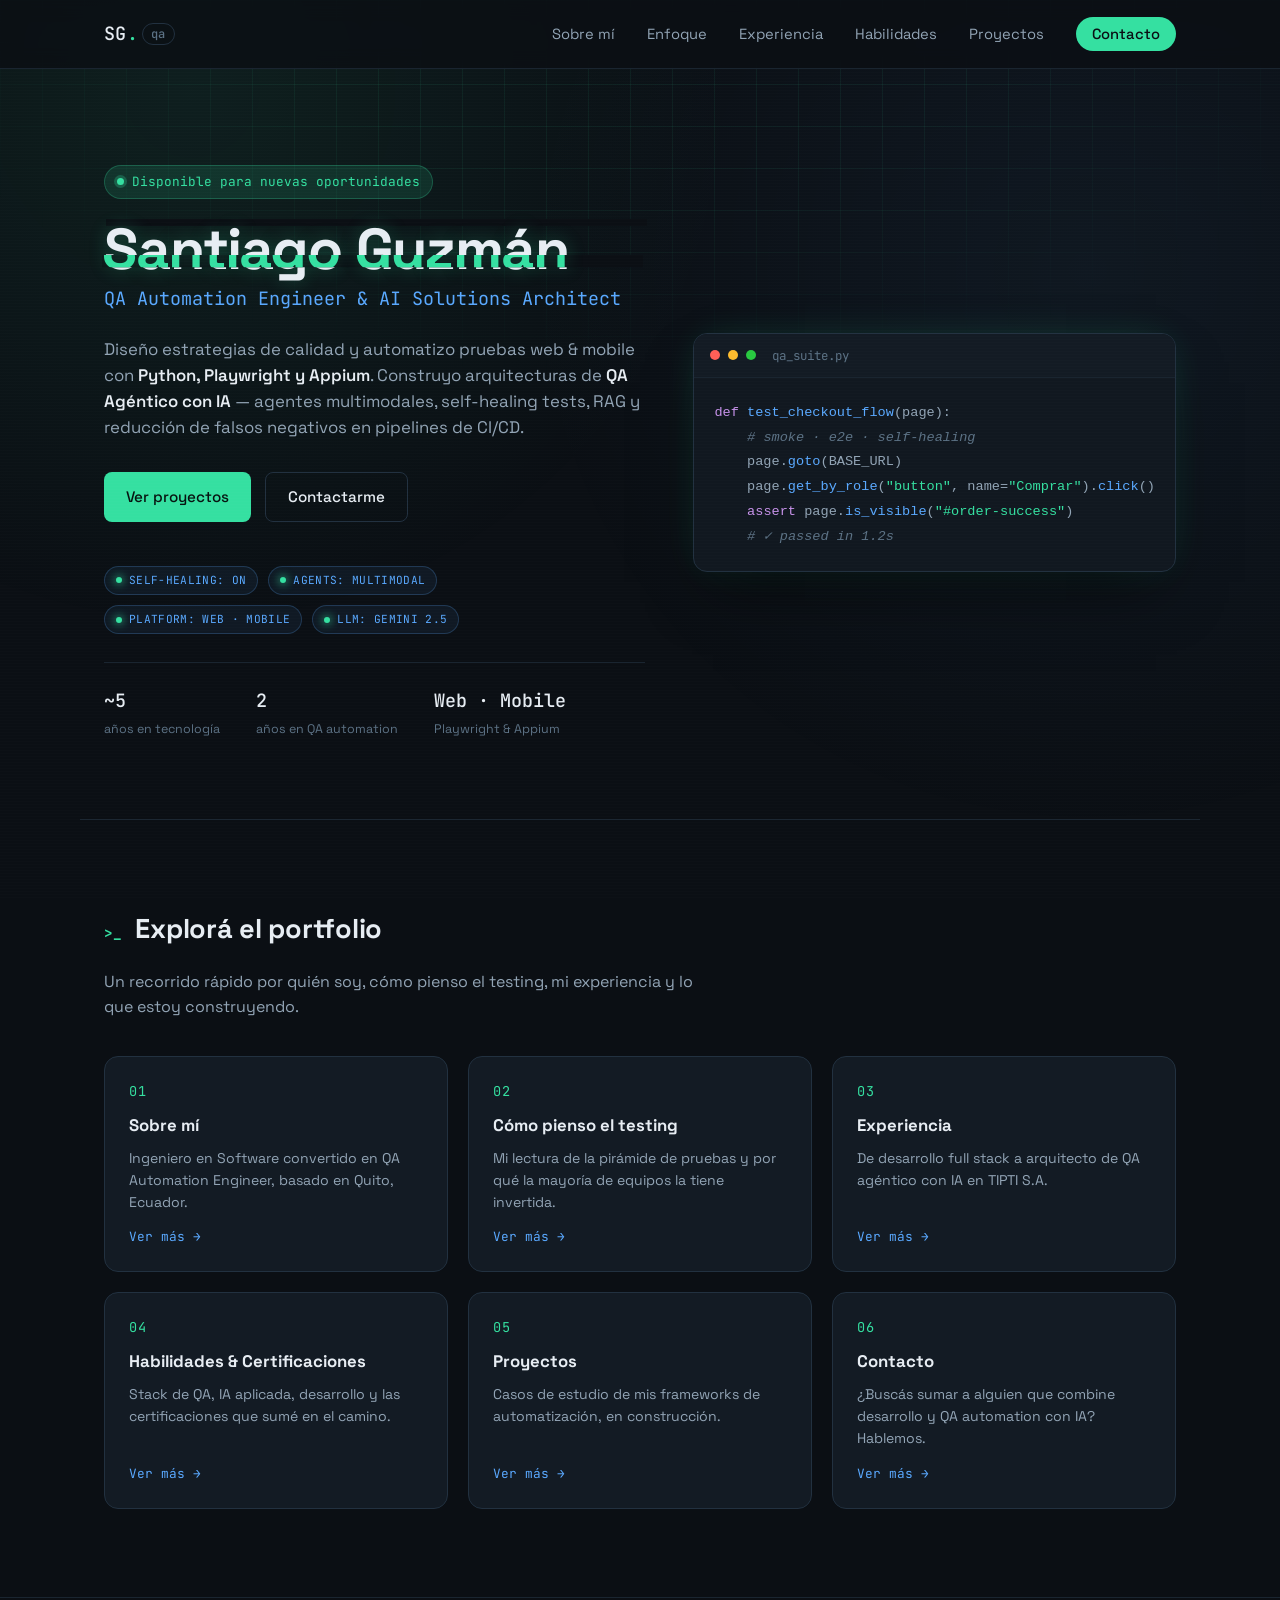
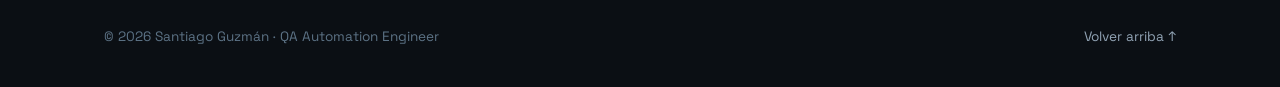
<file: index.html>
<!DOCTYPE html>
<html lang="es">
<head>
<meta charset="UTF-8">
<meta name="viewport" content="width=device-width, initial-scale=1.0">
<title>Santiago Guzmán · QA Automation Engineer & AI Solutions Architect</title>
<meta name="description" content="Portfolio de Santiago Guzmán, QA Automation Engineer & AI Solutions Architect. Proyectos de testing agéntico, self-healing y automatización web/mobile con Python, Playwright, Appium y Gemini.">
<link rel="preconnect" href="https://fonts.googleapis.com">
<link href="https://fonts.googleapis.com/css2?family=Space+Grotesk:wght@400;500;600;700&family=JetBrains+Mono:wght@400;500&display=swap" rel="stylesheet">
<link rel="stylesheet" href="styles.css">
</head>
<body>

<div class="noise-overlay"></div>
<div class="grid-bg" aria-hidden="true"></div>
<div class="scanline" aria-hidden="true"></div>
<header class="site-header" id="top">
  <nav class="nav container">
    <a href="index.html" class="logo">SG<span class="logo-dot">.</span><span class="logo-tag">qa</span></a>
    <button class="nav-toggle" id="navToggle" aria-label="Abrir menú" aria-expanded="false">
      <span></span><span></span><span></span>
    </button>
    <ul class="nav-links" id="navLinks">
      <li><a href="sobre-mi.html">Sobre mí</a></li>
      <li><a href="enfoque.html">Enfoque</a></li>
      <li><a href="experiencia.html">Experiencia</a></li>
      <li><a href="habilidades.html">Habilidades</a></li>
      <li><a href="proyectos.html">Proyectos</a></li>
      <li><a href="contacto.html" class="nav-cta">Contacto</a></li>
    </ul>
  </nav>
</header>
<main>

  <!-- HERO -->
  <section class="hero container">
    <div class="hero-content">
      <p class="eyebrow"><span class="status-dot"></span> Disponible para nuevas oportunidades</p>
      <h1 class="glitch" data-text="Santiago Guzmán">Santiago Guzmán</h1>
      <p class="hero-role">QA Automation Engineer &amp; AI Solutions Architect</p>
      <p class="hero-desc">
        Diseño estrategias de calidad y automatizo pruebas web &amp; mobile con
        <strong>Python, Playwright y Appium</strong>. Construyo arquitecturas de
        <strong>QA Agéntico con IA</strong> — agentes multimodales, self-healing tests, RAG y
        reducción de falsos negativos en pipelines de CI/CD.
      </p>
      <div class="hero-actions">
        <a href="proyectos.html" class="btn btn-primary">Ver proyectos</a>
        <a href="contacto.html" class="btn btn-ghost">Contactarme</a>
      </div>
      <ul class="hud-badges" aria-hidden="true">
        <li><span class="hud-dot"></span>SELF-HEALING: ON</li>
        <li><span class="hud-dot"></span>AGENTS: MULTIMODAL</li>
        <li><span class="hud-dot"></span>PLATFORM: WEB · MOBILE</li>
        <li><span class="hud-dot"></span>LLM: GEMINI 2.5</li>
      </ul>
      <ul class="hero-stats">
        <li><span class="stat-num">~5</span><span class="stat-label">años en tecnología</span></li>
        <li><span class="stat-num">2</span><span class="stat-label">años en QA automation</span></li>
        <li><span class="stat-num">Web · Mobile</span><span class="stat-label">Playwright &amp; Appium</span></li>
      </ul>
    </div>
    <div class="hero-panel" aria-hidden="true">
      <div class="terminal">
        <div class="terminal-bar">
          <span class="dot dot-r"></span><span class="dot dot-y"></span><span class="dot dot-g"></span>
          <span class="terminal-title">qa_suite.py</span>
        </div>
        <pre class="terminal-body"><code><span class="tk-key">def</span> <span class="tk-fn">test_checkout_flow</span>(page):
    <span class="tk-cmt"># smoke · e2e · self-healing</span>
    page.<span class="tk-fn">goto</span>(BASE_URL)
    page.<span class="tk-fn">get_by_role</span>(<span class="tk-str">"button"</span>, name=<span class="tk-str">"Comprar"</span>).<span class="tk-fn">click</span>()
    <span class="tk-key">assert</span> page.<span class="tk-fn">is_visible</span>(<span class="tk-str">"#order-success"</span>)
    <span class="tk-cmt"># ✓ passed in 1.2s</span></code></pre>
      </div>
    </div>
  </section>

  <!-- QUICK LINKS -->
  <section class="section container">
    <h2 class="section-title"><span class="section-num">&gt;_</span> Explorá el portfolio</h2>
    <p class="section-intro">Un recorrido rápido por quién soy, cómo pienso el testing, mi experiencia y lo que estoy construyendo.</p>
    <div class="quicklinks-grid">
      <a href="sobre-mi.html" class="quicklink-card">
        <span class="quicklink-icon">01</span>
        <h3>Sobre mí</h3>
        <p>Ingeniero en Software convertido en QA Automation Engineer, basado en Quito, Ecuador.</p>
        <span class="quicklink-arrow">Ver más →</span>
      </a>
      <a href="enfoque.html" class="quicklink-card">
        <span class="quicklink-icon">02</span>
        <h3>Cómo pienso el testing</h3>
        <p>Mi lectura de la pirámide de pruebas y por qué la mayoría de equipos la tiene invertida.</p>
        <span class="quicklink-arrow">Ver más →</span>
      </a>
      <a href="experiencia.html" class="quicklink-card">
        <span class="quicklink-icon">03</span>
        <h3>Experiencia</h3>
        <p>De desarrollo full stack a arquitecto de QA agéntico con IA en TIPTI S.A.</p>
        <span class="quicklink-arrow">Ver más →</span>
      </a>
      <a href="habilidades.html" class="quicklink-card">
        <span class="quicklink-icon">04</span>
        <h3>Habilidades &amp; Certificaciones</h3>
        <p>Stack de QA, IA aplicada, desarrollo y las certificaciones que sumé en el camino.</p>
        <span class="quicklink-arrow">Ver más →</span>
      </a>
      <a href="proyectos.html" class="quicklink-card">
        <span class="quicklink-icon">05</span>
        <h3>Proyectos</h3>
        <p>Casos de estudio de mis frameworks de automatización, en construcción.</p>
        <span class="quicklink-arrow">Ver más →</span>
      </a>
      <a href="contacto.html" class="quicklink-card">
        <span class="quicklink-icon">06</span>
        <h3>Contacto</h3>
        <p>¿Buscás sumar a alguien que combine desarrollo y QA automation con IA? Hablemos.</p>
        <span class="quicklink-arrow">Ver más →</span>
      </a>
    </div>
  </section>

</main>
<footer class="site-footer">
  <div class="container footer-inner">
    <p>© <span id="year"></span> Santiago Guzmán · QA Automation Engineer</p>
    <a href="#top" class="back-to-top">Volver arriba ↑</a>
  </div>
</footer>

<script src="script.js"></script>
</body>
</html>
</file>
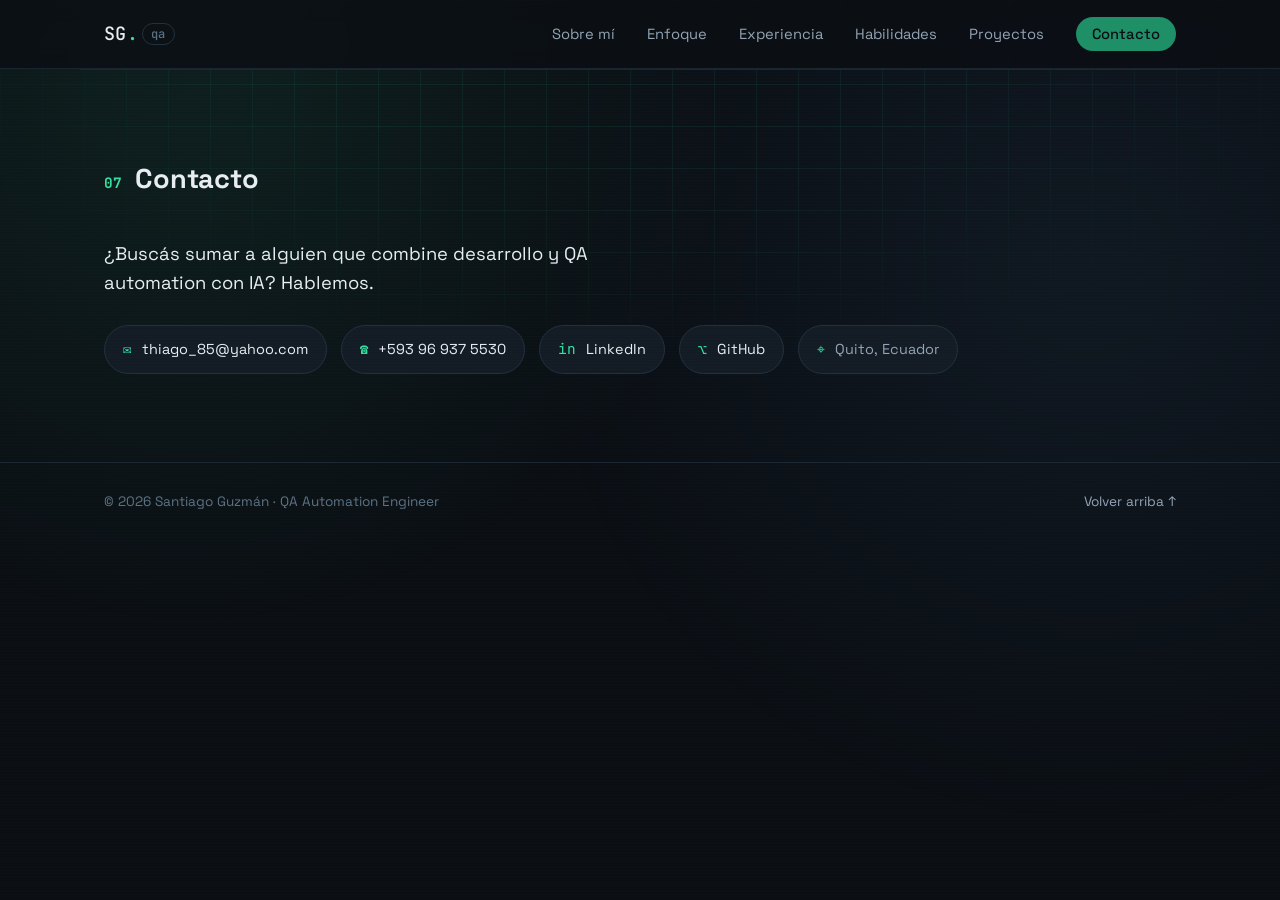
<file: contacto.html>
<!DOCTYPE html>
<html lang="es">
<head>
<meta charset="UTF-8">
<meta name="viewport" content="width=device-width, initial-scale=1.0">
<title>Contacto · Santiago Guzmán</title>
<meta name="description" content="Contactá a Santiago Guzmán, QA Automation Engineer & AI Solutions Architect, por email, LinkedIn o GitHub.">
<link rel="preconnect" href="https://fonts.googleapis.com">
<link href="https://fonts.googleapis.com/css2?family=Space+Grotesk:wght@400;500;600;700&family=JetBrains+Mono:wght@400;500&display=swap" rel="stylesheet">
<link rel="stylesheet" href="styles.css">
</head>
<body>

<div class="noise-overlay"></div>
<div class="grid-bg" aria-hidden="true"></div>
<div class="scanline" aria-hidden="true"></div>
<header class="site-header" id="top">
  <nav class="nav container">
    <a href="index.html" class="logo">SG<span class="logo-dot">.</span><span class="logo-tag">qa</span></a>
    <button class="nav-toggle" id="navToggle" aria-label="Abrir menú" aria-expanded="false">
      <span></span><span></span><span></span>
    </button>
    <ul class="nav-links" id="navLinks">
      <li><a href="sobre-mi.html">Sobre mí</a></li>
      <li><a href="enfoque.html">Enfoque</a></li>
      <li><a href="experiencia.html">Experiencia</a></li>
      <li><a href="habilidades.html">Habilidades</a></li>
      <li><a href="proyectos.html">Proyectos</a></li>
      <li><a href="contacto.html" class="nav-cta active">Contacto</a></li>
    </ul>
  </nav>
</header>
<main>
  <section class="section container">
    <h2 class="section-title"><span class="section-num">07</span> Contacto</h2>
    <div class="contact-grid">
      <p class="contact-lead">¿Buscás sumar a alguien que combine desarrollo y QA automation con IA? Hablemos.</p>
      <ul class="contact-list">
        <li>
          <a href="mailto:thiago_85@yahoo.com">
            <span class="contact-icon">✉</span> thiago_85@yahoo.com
          </a>
        </li>
        <li>
          <a href="tel:+593969375530">
            <span class="contact-icon">☎</span> +593 96 937 5530
          </a>
        </li>
        <li>
          <a href="https://www.linkedin.com/in/santiago-guzmán-b1698a207" target="_blank" rel="noopener noreferrer">
            <span class="contact-icon">in</span> LinkedIn
          </a>
        </li>
        <li>
          <a href="https://github.com/thiaguinto01" target="_blank" rel="noopener noreferrer">
            <span class="contact-icon">⌥</span> GitHub
          </a>
        </li>
        <li class="contact-location">
          <span class="contact-icon">⌖</span> Quito, Ecuador
        </li>
      </ul>
    </div>
  </section>
</main>
<footer class="site-footer">
  <div class="container footer-inner">
    <p>© <span id="year"></span> Santiago Guzmán · QA Automation Engineer</p>
    <a href="#top" class="back-to-top">Volver arriba ↑</a>
  </div>
</footer>

<script src="script.js"></script>
</body>
</html>
</file>
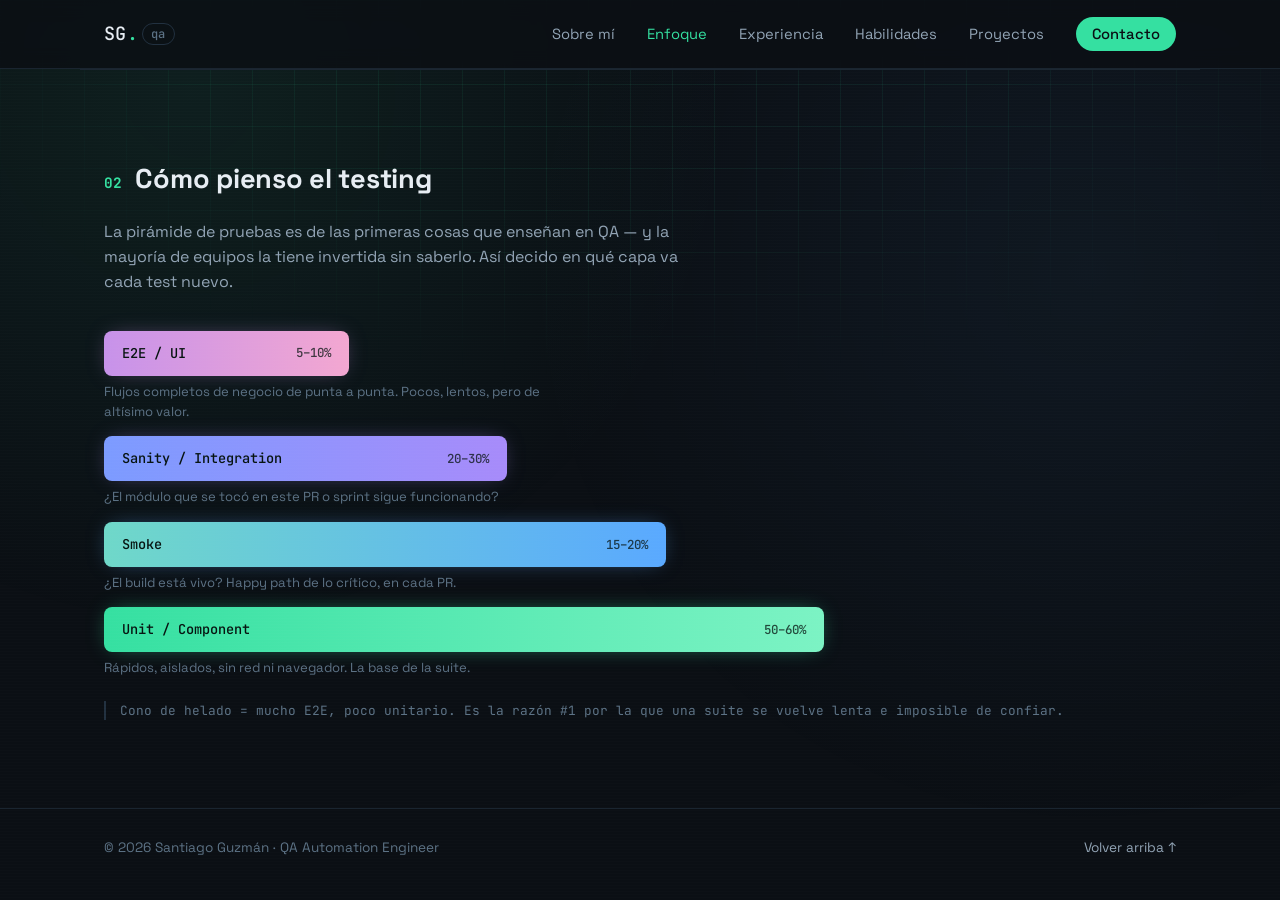
<file: enfoque.html>
<!DOCTYPE html>
<html lang="es">
<head>
<meta charset="UTF-8">
<meta name="viewport" content="width=device-width, initial-scale=1.0">
<title>Enfoque de testing · Santiago Guzmán</title>
<meta name="description" content="Cómo pienso la pirámide de pruebas: unit, smoke, sanity y E2E, y cómo decido en qué capa va cada test nuevo.">
<link rel="preconnect" href="https://fonts.googleapis.com">
<link href="https://fonts.googleapis.com/css2?family=Space+Grotesk:wght@400;500;600;700&family=JetBrains+Mono:wght@400;500&display=swap" rel="stylesheet">
<link rel="stylesheet" href="styles.css">
</head>
<body>

<div class="noise-overlay"></div>
<div class="grid-bg" aria-hidden="true"></div>
<div class="scanline" aria-hidden="true"></div>
<header class="site-header" id="top">
  <nav class="nav container">
    <a href="index.html" class="logo">SG<span class="logo-dot">.</span><span class="logo-tag">qa</span></a>
    <button class="nav-toggle" id="navToggle" aria-label="Abrir menú" aria-expanded="false">
      <span></span><span></span><span></span>
    </button>
    <ul class="nav-links" id="navLinks">
      <li><a href="sobre-mi.html">Sobre mí</a></li>
      <li><a href="enfoque.html" class="active">Enfoque</a></li>
      <li><a href="experiencia.html">Experiencia</a></li>
      <li><a href="habilidades.html">Habilidades</a></li>
      <li><a href="proyectos.html">Proyectos</a></li>
      <li><a href="contacto.html" class="nav-cta">Contacto</a></li>
    </ul>
  </nav>
</header>
<main>
  <section class="section container">
    <h2 class="section-title"><span class="section-num">02</span> Cómo pienso el testing</h2>
    <p class="section-intro">La pirámide de pruebas es de las primeras cosas que enseñan en QA — y la mayoría de equipos la tiene invertida sin saberlo. Así decido en qué capa va cada test nuevo.</p>
    <div class="pyramid">
      <div class="pyramid-layer" style="--w: 34%;">
        <div class="pyramid-bar pyramid-bar--e2e"><span>E2E / UI</span><em>5–10%</em></div>
        <p>Flujos completos de negocio de punta a punta. Pocos, lentos, pero de altísimo valor.</p>
      </div>
      <div class="pyramid-layer" style="--w: 56%;">
        <div class="pyramid-bar pyramid-bar--sanity"><span>Sanity / Integration</span><em>20–30%</em></div>
        <p>¿El módulo que se tocó en este PR o sprint sigue funcionando?</p>
      </div>
      <div class="pyramid-layer" style="--w: 78%;">
        <div class="pyramid-bar pyramid-bar--smoke"><span>Smoke</span><em>15–20%</em></div>
        <p>¿El build está vivo? Happy path de lo crítico, en cada PR.</p>
      </div>
      <div class="pyramid-layer" style="--w: 100%;">
        <div class="pyramid-bar pyramid-bar--unit"><span>Unit / Component</span><em>50–60%</em></div>
        <p>Rápidos, aislados, sin red ni navegador. La base de la suite.</p>
      </div>
    </div>
    <p class="pyramid-note">Cono de helado = mucho E2E, poco unitario. Es la razón #1 por la que una suite se vuelve lenta e imposible de confiar.</p>
  </section>
</main>
<footer class="site-footer">
  <div class="container footer-inner">
    <p>© <span id="year"></span> Santiago Guzmán · QA Automation Engineer</p>
    <a href="#top" class="back-to-top">Volver arriba ↑</a>
  </div>
</footer>

<script src="script.js"></script>
</body>
</html>
</file>
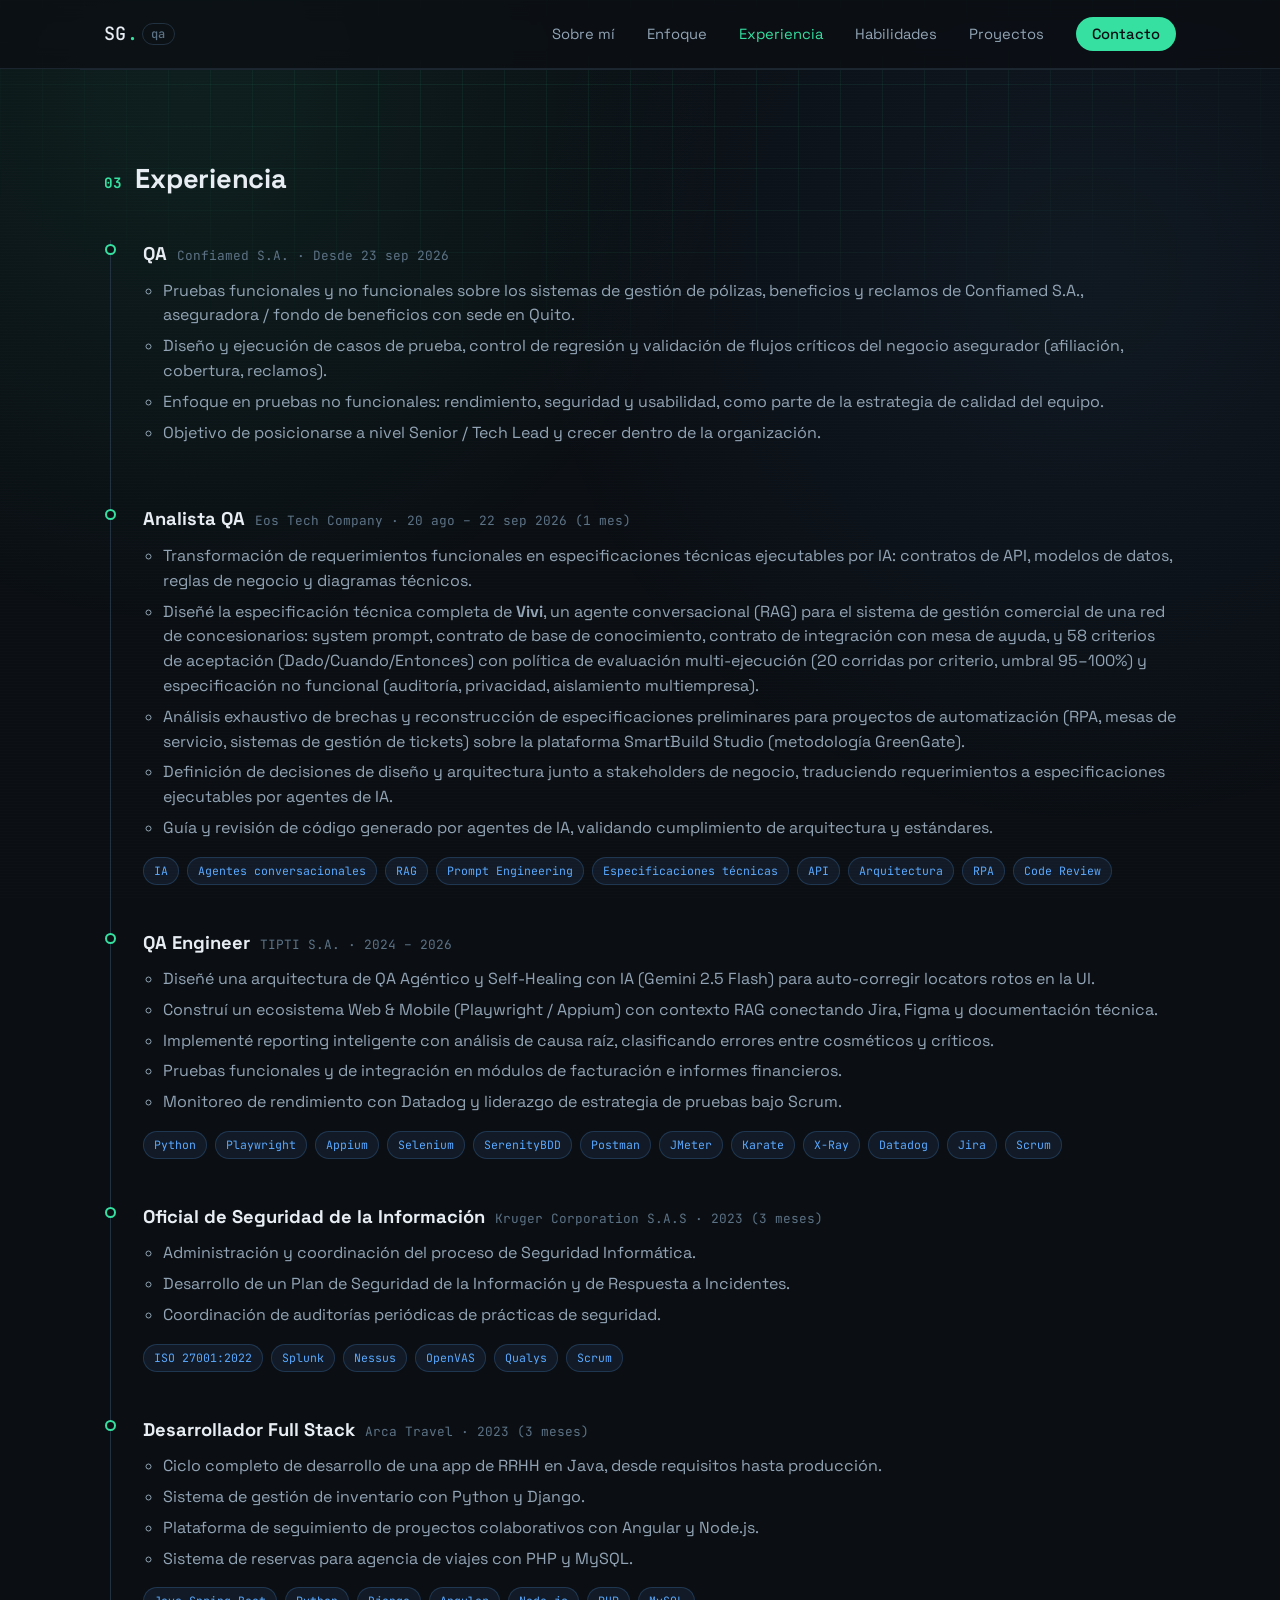
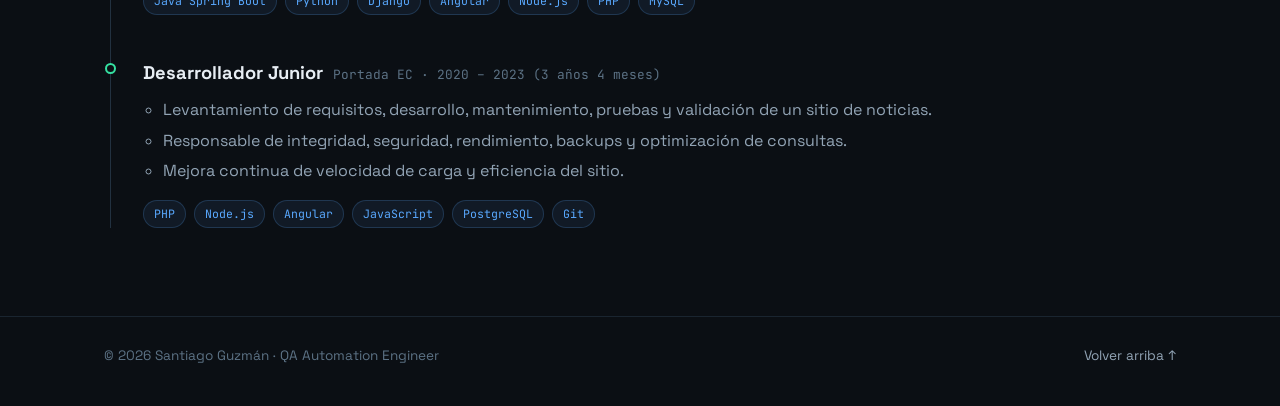
<file: experiencia.html>
<!DOCTYPE html>
<html lang="es">
<head>
<meta charset="UTF-8">
<meta name="viewport" content="width=device-width, initial-scale=1.0">
<title>Experiencia · Santiago Guzmán</title>
<meta name="description" content="Trayectoria profesional de Santiago Guzmán: QA Engineer en TIPTI S.A., seguridad de la información y desarrollo full stack.">
<link rel="preconnect" href="https://fonts.googleapis.com">
<link href="https://fonts.googleapis.com/css2?family=Space+Grotesk:wght@400;500;600;700&family=JetBrains+Mono:wght@400;500&display=swap" rel="stylesheet">
<link rel="stylesheet" href="styles.css">
</head>
<body>

<div class="noise-overlay"></div>
<div class="grid-bg" aria-hidden="true"></div>
<div class="scanline" aria-hidden="true"></div>
<header class="site-header" id="top">
  <nav class="nav container">
    <a href="index.html" class="logo">SG<span class="logo-dot">.</span><span class="logo-tag">qa</span></a>
    <button class="nav-toggle" id="navToggle" aria-label="Abrir menú" aria-expanded="false">
      <span></span><span></span><span></span>
    </button>
    <ul class="nav-links" id="navLinks">
      <li><a href="sobre-mi.html">Sobre mí</a></li>
      <li><a href="enfoque.html">Enfoque</a></li>
      <li><a href="experiencia.html" class="active">Experiencia</a></li>
      <li><a href="habilidades.html">Habilidades</a></li>
      <li><a href="proyectos.html">Proyectos</a></li>
      <li><a href="contacto.html" class="nav-cta">Contacto</a></li>
    </ul>
  </nav>
</header>
<main>
  <section class="section container">
    <h2 class="section-title"><span class="section-num">03</span> Experiencia</h2>
    <ol class="timeline">

      <li class="timeline-item">
        <div class="timeline-marker"></div>
        <div class="timeline-content">
          <div class="timeline-head">
            <h3>QA</h3>
            <span class="timeline-period">Confiamed S.A. · Desde 23 sep 2026</span>
          </div>
          <ul class="timeline-list">
            <li>Pruebas funcionales y no funcionales sobre los sistemas de gestión de pólizas, beneficios y reclamos de Confiamed S.A., aseguradora / fondo de beneficios con sede en Quito.</li>
            <li>Diseño y ejecución de casos de prueba, control de regresión y validación de flujos críticos del negocio asegurador (afiliación, cobertura, reclamos).</li>
            <li>Enfoque en pruebas no funcionales: rendimiento, seguridad y usabilidad, como parte de la estrategia de calidad del equipo.</li>
            <li>Objetivo de posicionarse a nivel Senior / Tech Lead y crecer dentro de la organización.</li>
          </ul>
        </div>
      </li>

      <li class="timeline-item">
        <div class="timeline-marker"></div>
        <div class="timeline-content">
          <div class="timeline-head">
            <h3>Analista QA</h3>
            <span class="timeline-period">Eos Tech Company · 20 ago – 22 sep 2026 (1 mes)</span>
          </div>
          <ul class="timeline-list">
            <li>Transformación de requerimientos funcionales en especificaciones técnicas ejecutables por IA: contratos de API, modelos de datos, reglas de negocio y diagramas técnicos.</li>
            <li>Diseñé la especificación técnica completa de <strong>Vivi</strong>, un agente conversacional (RAG) para el sistema de gestión comercial de una red de concesionarios: system prompt, contrato de base de conocimiento, contrato de integración con mesa de ayuda, y 58 criterios de aceptación (Dado/Cuando/Entonces) con política de evaluación multi-ejecución (20 corridas por criterio, umbral 95–100%) y especificación no funcional (auditoría, privacidad, aislamiento multiempresa).</li>
            <li>Análisis exhaustivo de brechas y reconstrucción de especificaciones preliminares para proyectos de automatización (RPA, mesas de servicio, sistemas de gestión de tickets) sobre la plataforma SmartBuild Studio (metodología GreenGate).</li>
            <li>Definición de decisiones de diseño y arquitectura junto a stakeholders de negocio, traduciendo requerimientos a especificaciones ejecutables por agentes de IA.</li>
            <li>Guía y revisión de código generado por agentes de IA, validando cumplimiento de arquitectura y estándares.</li>
          </ul>
          <ul class="timeline-tags">
            <li>IA</li><li>Agentes conversacionales</li><li>RAG</li><li>Prompt Engineering</li><li>Especificaciones técnicas</li><li>API</li><li>Arquitectura</li><li>RPA</li><li>Code Review</li>
          </ul>
        </div>
      </li>

      <li class="timeline-item">
        <div class="timeline-marker"></div>
        <div class="timeline-content">
          <div class="timeline-head">
            <h3>QA Engineer</h3>
            <span class="timeline-period">TIPTI S.A. · 2024 – 2026</span>
          </div>
          <ul class="timeline-list">
            <li>Diseñé una arquitectura de QA Agéntico y Self-Healing con IA (Gemini 2.5 Flash) para auto-corregir locators rotos en la UI.</li>
            <li>Construí un ecosistema Web &amp; Mobile (Playwright / Appium) con contexto RAG conectando Jira, Figma y documentación técnica.</li>
            <li>Implementé reporting inteligente con análisis de causa raíz, clasificando errores entre cosméticos y críticos.</li>
            <li>Pruebas funcionales y de integración en módulos de facturación e informes financieros.</li>
            <li>Monitoreo de rendimiento con Datadog y liderazgo de estrategia de pruebas bajo Scrum.</li>
          </ul>
          <ul class="timeline-tags">
            <li>Python</li><li>Playwright</li><li>Appium</li><li>Selenium</li><li>SerenityBDD</li><li>Postman</li><li>JMeter</li><li>Karate</li><li>X-Ray</li><li>Datadog</li><li>Jira</li><li>Scrum</li>
          </ul>
        </div>
      </li>

      <li class="timeline-item">
        <div class="timeline-marker"></div>
        <div class="timeline-content">
          <div class="timeline-head">
            <h3>Oficial de Seguridad de la Información</h3>
            <span class="timeline-period">Kruger Corporation S.A.S · 2023 (3 meses)</span>
          </div>
          <ul class="timeline-list">
            <li>Administración y coordinación del proceso de Seguridad Informática.</li>
            <li>Desarrollo de un Plan de Seguridad de la Información y de Respuesta a Incidentes.</li>
            <li>Coordinación de auditorías periódicas de prácticas de seguridad.</li>
          </ul>
          <ul class="timeline-tags">
            <li>ISO 27001:2022</li><li>Splunk</li><li>Nessus</li><li>OpenVAS</li><li>Qualys</li><li>Scrum</li>
          </ul>
        </div>
      </li>

      <li class="timeline-item">
        <div class="timeline-marker"></div>
        <div class="timeline-content">
          <div class="timeline-head">
            <h3>Desarrollador Full Stack</h3>
            <span class="timeline-period">Arca Travel · 2023 (3 meses)</span>
          </div>
          <ul class="timeline-list">
            <li>Ciclo completo de desarrollo de una app de RRHH en Java, desde requisitos hasta producción.</li>
            <li>Sistema de gestión de inventario con Python y Django.</li>
            <li>Plataforma de seguimiento de proyectos colaborativos con Angular y Node.js.</li>
            <li>Sistema de reservas para agencia de viajes con PHP y MySQL.</li>
          </ul>
          <ul class="timeline-tags">
            <li>Java Spring Boot</li><li>Python</li><li>Django</li><li>Angular</li><li>Node.js</li><li>PHP</li><li>MySQL</li>
          </ul>
        </div>
      </li>

      <li class="timeline-item">
        <div class="timeline-marker"></div>
        <div class="timeline-content">
          <div class="timeline-head">
            <h3>Desarrollador Junior</h3>
            <span class="timeline-period">Portada EC · 2020 – 2023 (3 años 4 meses)</span>
          </div>
          <ul class="timeline-list">
            <li>Levantamiento de requisitos, desarrollo, mantenimiento, pruebas y validación de un sitio de noticias.</li>
            <li>Responsable de integridad, seguridad, rendimiento, backups y optimización de consultas.</li>
            <li>Mejora continua de velocidad de carga y eficiencia del sitio.</li>
          </ul>
          <ul class="timeline-tags">
            <li>PHP</li><li>Node.js</li><li>Angular</li><li>JavaScript</li><li>PostgreSQL</li><li>Git</li>
          </ul>
        </div>
      </li>

    </ol>
  </section>
</main>
<footer class="site-footer">
  <div class="container footer-inner">
    <p>© <span id="year"></span> Santiago Guzmán · QA Automation Engineer</p>
    <a href="#top" class="back-to-top">Volver arriba ↑</a>
  </div>
</footer>

<script src="script.js"></script>
</body>
</html>
</file>
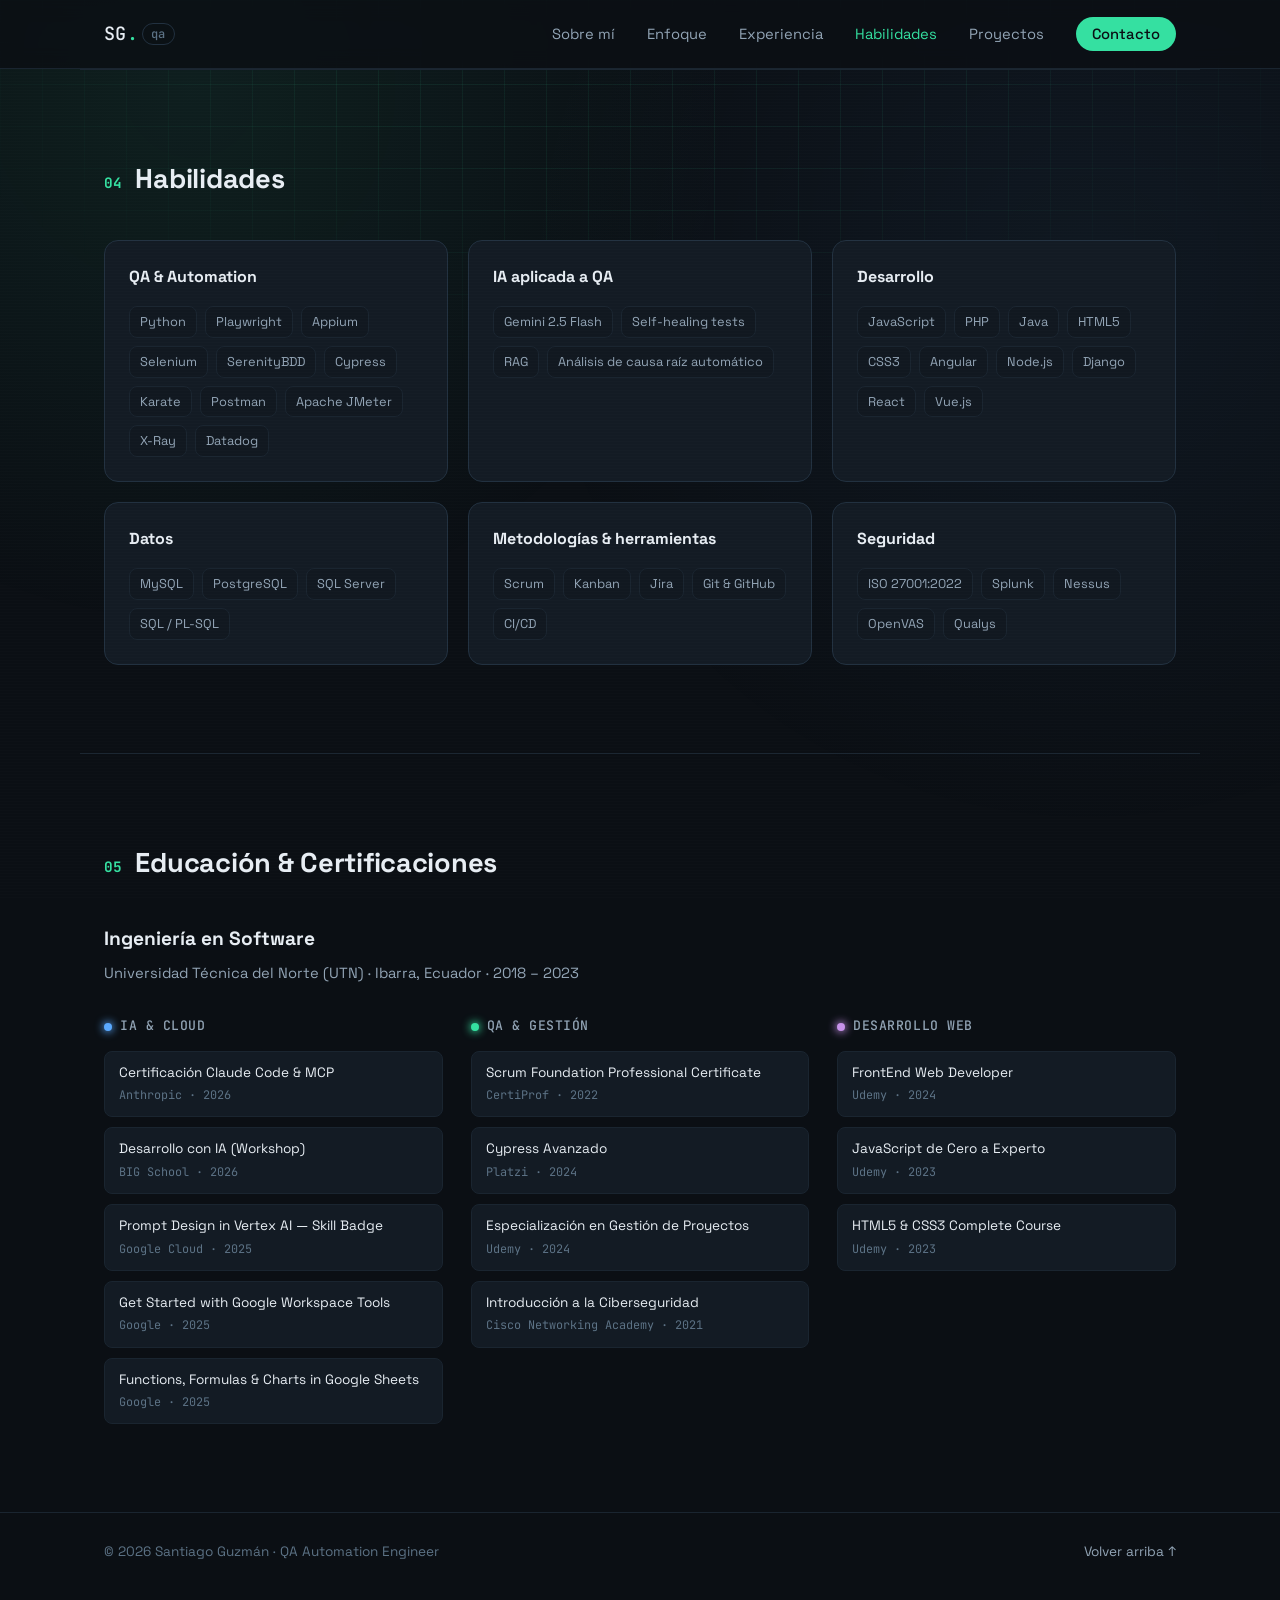
<file: habilidades.html>
<!DOCTYPE html>
<html lang="es">
<head>
<meta charset="UTF-8">
<meta name="viewport" content="width=device-width, initial-scale=1.0">
<title>Habilidades & Certificaciones · Santiago Guzmán</title>
<meta name="description" content="Stack técnico de QA Automation, IA aplicada a testing, desarrollo, datos y certificaciones de Santiago Guzmán.">
<link rel="preconnect" href="https://fonts.googleapis.com">
<link href="https://fonts.googleapis.com/css2?family=Space+Grotesk:wght@400;500;600;700&family=JetBrains+Mono:wght@400;500&display=swap" rel="stylesheet">
<link rel="stylesheet" href="styles.css">
</head>
<body>

<div class="noise-overlay"></div>
<div class="grid-bg" aria-hidden="true"></div>
<div class="scanline" aria-hidden="true"></div>
<header class="site-header" id="top">
  <nav class="nav container">
    <a href="index.html" class="logo">SG<span class="logo-dot">.</span><span class="logo-tag">qa</span></a>
    <button class="nav-toggle" id="navToggle" aria-label="Abrir menú" aria-expanded="false">
      <span></span><span></span><span></span>
    </button>
    <ul class="nav-links" id="navLinks">
      <li><a href="sobre-mi.html">Sobre mí</a></li>
      <li><a href="enfoque.html">Enfoque</a></li>
      <li><a href="experiencia.html">Experiencia</a></li>
      <li><a href="habilidades.html" class="active">Habilidades</a></li>
      <li><a href="proyectos.html">Proyectos</a></li>
      <li><a href="contacto.html" class="nav-cta">Contacto</a></li>
    </ul>
  </nav>
</header>
<main>
  <section class="section container">
    <h2 class="section-title"><span class="section-num">04</span> Habilidades</h2>
    <div class="skills-grid">

      <div class="skill-card">
        <h3>QA &amp; Automation</h3>
        <ul class="chip-list">
          <li>Python</li><li>Playwright</li><li>Appium</li><li>Selenium</li><li>SerenityBDD</li><li>Cypress</li><li>Karate</li><li>Postman</li><li>Apache JMeter</li><li>X-Ray</li><li>Datadog</li>
        </ul>
      </div>

      <div class="skill-card">
        <h3>IA aplicada a QA</h3>
        <ul class="chip-list">
          <li>Gemini 2.5 Flash</li><li>Self-healing tests</li><li>RAG</li><li>Análisis de causa raíz automático</li>
        </ul>
      </div>

      <div class="skill-card">
        <h3>Desarrollo</h3>
        <ul class="chip-list">
          <li>JavaScript</li><li>PHP</li><li>Java</li><li>HTML5</li><li>CSS3</li><li>Angular</li><li>Node.js</li><li>Django</li><li>React</li><li>Vue.js</li>
        </ul>
      </div>

      <div class="skill-card">
        <h3>Datos</h3>
        <ul class="chip-list">
          <li>MySQL</li><li>PostgreSQL</li><li>SQL Server</li><li>SQL / PL-SQL</li>
        </ul>
      </div>

      <div class="skill-card">
        <h3>Metodologías &amp; herramientas</h3>
        <ul class="chip-list">
          <li>Scrum</li><li>Kanban</li><li>Jira</li><li>Git &amp; GitHub</li><li>CI/CD</li>
        </ul>
      </div>

      <div class="skill-card">
        <h3>Seguridad</h3>
        <ul class="chip-list">
          <li>ISO 27001:2022</li><li>Splunk</li><li>Nessus</li><li>OpenVAS</li><li>Qualys</li>
        </ul>
      </div>

    </div>
  </section>

  <section class="section container">
    <h2 class="section-title"><span class="section-num">05</span> Educación &amp; Certificaciones</h2>
    <div class="edu-main">
      <h3>Ingeniería en Software</h3>
      <p class="edu-sub">Universidad Técnica del Norte (UTN) · Ibarra, Ecuador · 2018 – 2023</p>
    </div>

    <div class="cert-groups">
      <div class="cert-group">
        <h4 class="cert-group-title"><span class="cert-group-dot cert-group-dot--ai"></span>IA &amp; Cloud</h4>
        <ul class="cert-list">
          <li><span class="cert-name">Certificación Claude Code &amp; MCP</span><span class="cert-org">Anthropic · 2026</span></li>
          <li><span class="cert-name">Desarrollo con IA (Workshop)</span><span class="cert-org">BIG School · 2026</span></li>
          <li><span class="cert-name">Prompt Design in Vertex AI — Skill Badge</span><span class="cert-org">Google Cloud · 2025</span></li>
          <li><span class="cert-name">Get Started with Google Workspace Tools</span><span class="cert-org">Google · 2025</span></li>
          <li><span class="cert-name">Functions, Formulas &amp; Charts in Google Sheets</span><span class="cert-org">Google · 2025</span></li>
        </ul>
      </div>

      <div class="cert-group">
        <h4 class="cert-group-title"><span class="cert-group-dot cert-group-dot--qa"></span>QA &amp; Gestión</h4>
        <ul class="cert-list">
          <li><span class="cert-name">Scrum Foundation Professional Certificate</span><span class="cert-org">CertiProf · 2022</span></li>
          <li><span class="cert-name">Cypress Avanzado</span><span class="cert-org">Platzi · 2024</span></li>
          <li><span class="cert-name">Especialización en Gestión de Proyectos</span><span class="cert-org">Udemy · 2024</span></li>
          <li><span class="cert-name">Introducción a la Ciberseguridad</span><span class="cert-org">Cisco Networking Academy · 2021</span></li>
        </ul>
      </div>

      <div class="cert-group">
        <h4 class="cert-group-title"><span class="cert-group-dot cert-group-dot--dev"></span>Desarrollo Web</h4>
        <ul class="cert-list">
          <li><span class="cert-name">FrontEnd Web Developer</span><span class="cert-org">Udemy · 2024</span></li>
          <li><span class="cert-name">JavaScript de Cero a Experto</span><span class="cert-org">Udemy · 2023</span></li>
          <li><span class="cert-name">HTML5 &amp; CSS3 Complete Course</span><span class="cert-org">Udemy · 2023</span></li>
        </ul>
      </div>
    </div>
  </section>
</main>
<footer class="site-footer">
  <div class="container footer-inner">
    <p>© <span id="year"></span> Santiago Guzmán · QA Automation Engineer</p>
    <a href="#top" class="back-to-top">Volver arriba ↑</a>
  </div>
</footer>

<script src="script.js"></script>
</body>
</html>
</file>
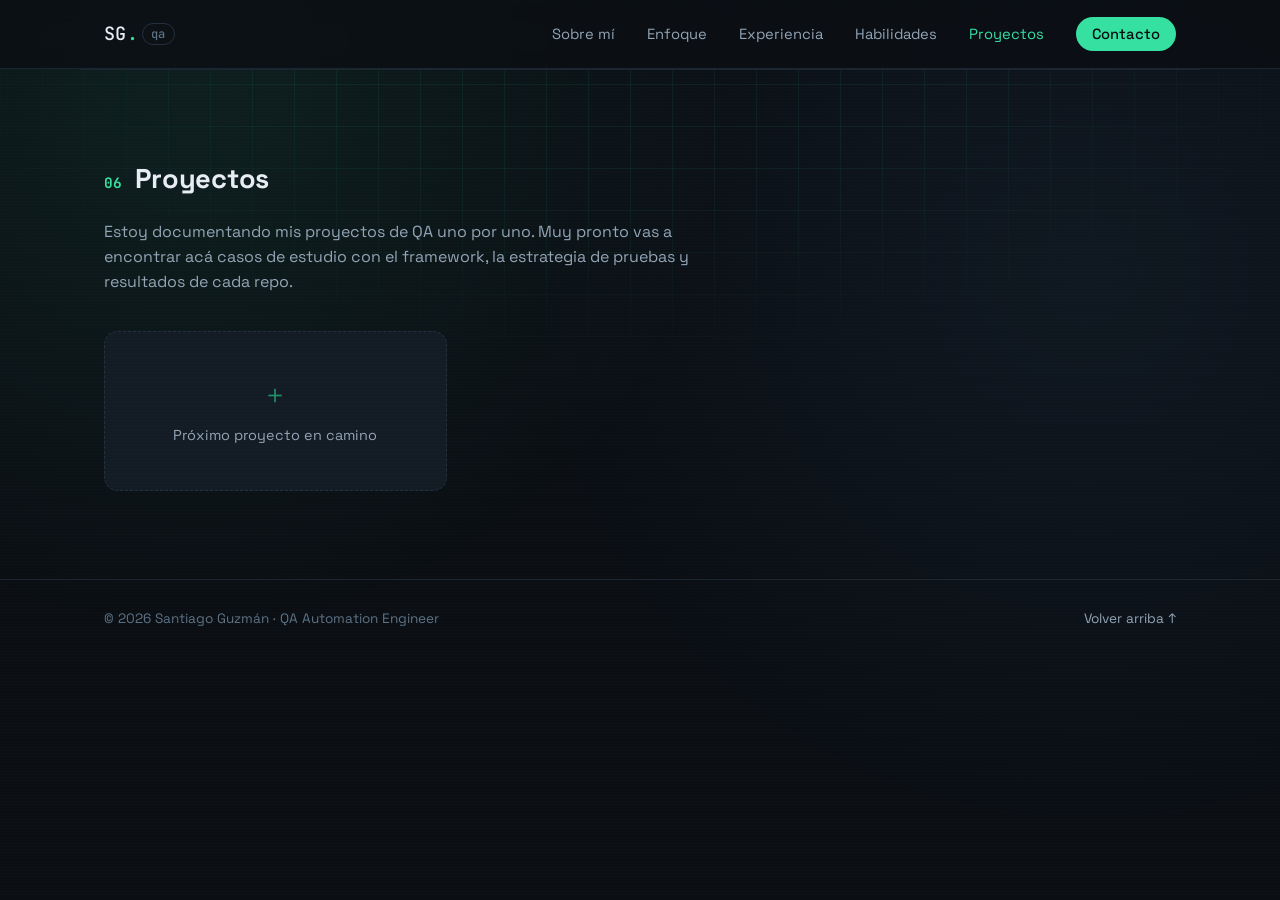
<file: proyectos.html>
<!DOCTYPE html>
<html lang="es">
<head>
<meta charset="UTF-8">
<meta name="viewport" content="width=device-width, initial-scale=1.0">
<title>Proyectos · Santiago Guzmán</title>
<meta name="description" content="Casos de estudio de los frameworks de automatización QA de Santiago Guzmán (en construcción).">
<link rel="preconnect" href="https://fonts.googleapis.com">
<link href="https://fonts.googleapis.com/css2?family=Space+Grotesk:wght@400;500;600;700&family=JetBrains+Mono:wght@400;500&display=swap" rel="stylesheet">
<link rel="stylesheet" href="styles.css">
</head>
<body>

<div class="noise-overlay"></div>
<div class="grid-bg" aria-hidden="true"></div>
<div class="scanline" aria-hidden="true"></div>
<header class="site-header" id="top">
  <nav class="nav container">
    <a href="index.html" class="logo">SG<span class="logo-dot">.</span><span class="logo-tag">qa</span></a>
    <button class="nav-toggle" id="navToggle" aria-label="Abrir menú" aria-expanded="false">
      <span></span><span></span><span></span>
    </button>
    <ul class="nav-links" id="navLinks">
      <li><a href="sobre-mi.html">Sobre mí</a></li>
      <li><a href="enfoque.html">Enfoque</a></li>
      <li><a href="experiencia.html">Experiencia</a></li>
      <li><a href="habilidades.html">Habilidades</a></li>
      <li><a href="proyectos.html" class="active">Proyectos</a></li>
      <li><a href="contacto.html" class="nav-cta">Contacto</a></li>
    </ul>
  </nav>
</header>
<main>
  <section class="section container">
    <h2 class="section-title"><span class="section-num">06</span> Proyectos</h2>
    <p class="section-intro">Estoy documentando mis proyectos de QA uno por uno. Muy pronto vas a encontrar acá casos de estudio con el framework, la estrategia de pruebas y resultados de cada repo.</p>
    <div class="projects-grid" id="projectsGrid">
      <div class="project-card project-card--placeholder">
        <div class="placeholder-icon">＋</div>
        <p>Próximo proyecto en camino</p>
      </div>
    </div>
  </section>
</main>
<footer class="site-footer">
  <div class="container footer-inner">
    <p>© <span id="year"></span> Santiago Guzmán · QA Automation Engineer</p>
    <a href="#top" class="back-to-top">Volver arriba ↑</a>
  </div>
</footer>

<script src="script.js"></script>
</body>
</html>
</file>
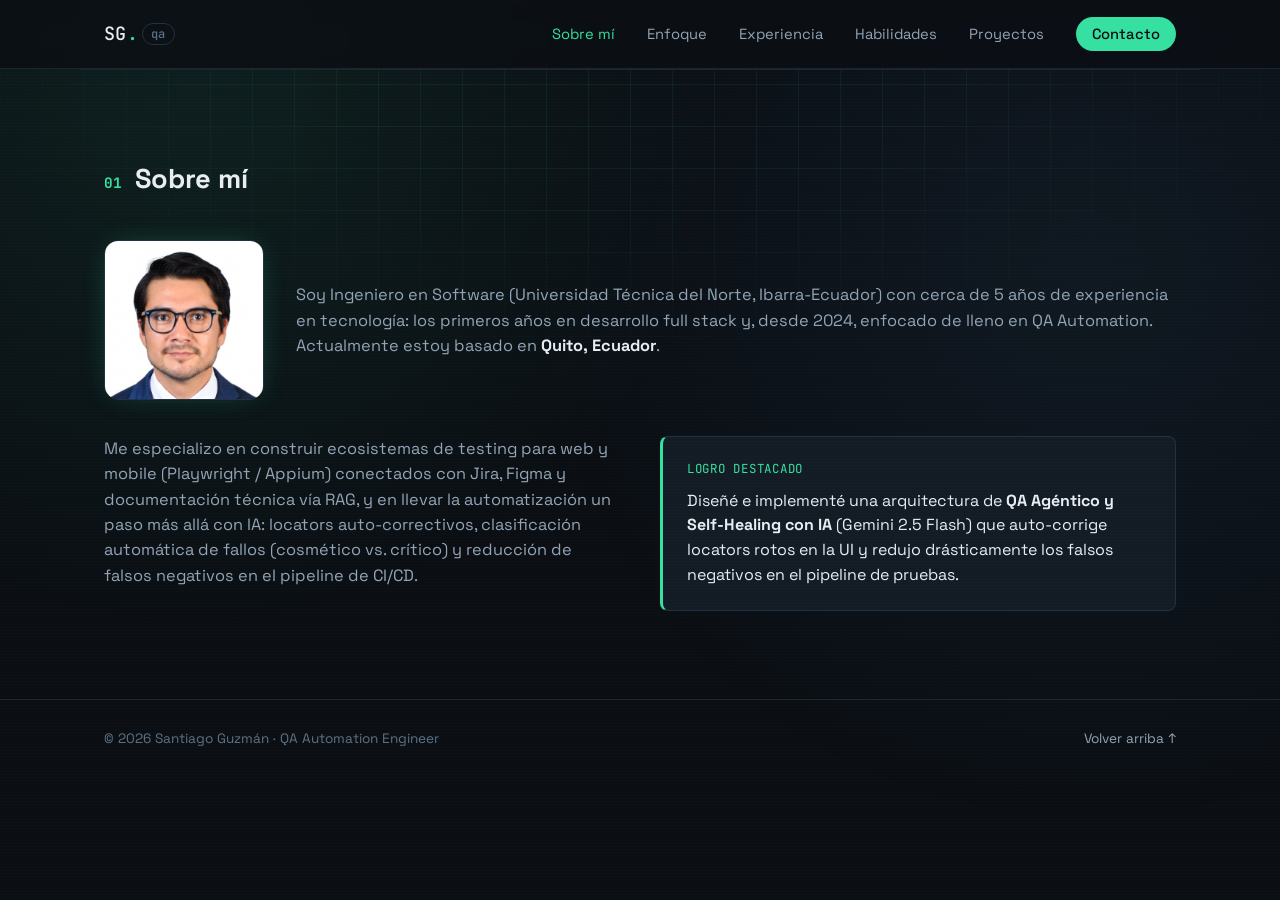
<file: sobre-mi.html>
<!DOCTYPE html>
<html lang="es">
<head>
<meta charset="UTF-8">
<meta name="viewport" content="width=device-width, initial-scale=1.0">
<title>Sobre mí · Santiago Guzmán</title>
<meta name="description" content="Ingeniero en Software convertido en QA Automation Engineer, basado en Quito, Ecuador. Conocé mi trayectoria y enfoque de trabajo.">
<link rel="preconnect" href="https://fonts.googleapis.com">
<link href="https://fonts.googleapis.com/css2?family=Space+Grotesk:wght@400;500;600;700&family=JetBrains+Mono:wght@400;500&display=swap" rel="stylesheet">
<link rel="stylesheet" href="styles.css">
</head>
<body>

<div class="noise-overlay"></div>
<div class="grid-bg" aria-hidden="true"></div>
<div class="scanline" aria-hidden="true"></div>
<header class="site-header" id="top">
  <nav class="nav container">
    <a href="index.html" class="logo">SG<span class="logo-dot">.</span><span class="logo-tag">qa</span></a>
    <button class="nav-toggle" id="navToggle" aria-label="Abrir menú" aria-expanded="false">
      <span></span><span></span><span></span>
    </button>
    <ul class="nav-links" id="navLinks">
      <li><a href="sobre-mi.html" class="active">Sobre mí</a></li>
      <li><a href="enfoque.html">Enfoque</a></li>
      <li><a href="experiencia.html">Experiencia</a></li>
      <li><a href="habilidades.html">Habilidades</a></li>
      <li><a href="proyectos.html">Proyectos</a></li>
      <li><a href="contacto.html" class="nav-cta">Contacto</a></li>
    </ul>
  </nav>
</header>
<main>
  <section class="section container">
    <h2 class="section-title"><span class="section-num">01</span> Sobre mí</h2>

    <div class="about-photo-row">
      <img src="assets/santiago-guzman.jpg" alt="Foto de Santiago Guzmán" class="about-photo" width="160" height="160">
      <p class="about-text">
        Soy Ingeniero en Software (Universidad Técnica del Norte, Ibarra-Ecuador) con cerca de
        5 años de experiencia en tecnología: los primeros años en desarrollo full stack y,
        desde 2024, enfocado de lleno en QA Automation. Actualmente estoy basado en
        <strong>Quito, Ecuador</strong>.
      </p>
    </div>

    <div class="about-grid">
      <p class="about-text">
        Me especializo en construir ecosistemas de testing para web y mobile (Playwright /
        Appium) conectados con Jira, Figma y documentación técnica vía RAG, y en llevar la
        automatización un paso más allá con IA: locators auto-correctivos, clasificación
        automática de fallos (cosmético vs. crítico) y reducción de falsos negativos en el
        pipeline de CI/CD.
      </p>
      <div class="about-highlight">
        <p class="highlight-kicker">Logro destacado</p>
        <p>
          Diseñé e implementé una arquitectura de <strong>QA Agéntico y Self-Healing con IA</strong>
          (Gemini 2.5 Flash) que auto-corrige locators rotos en la UI y redujo drásticamente
          los falsos negativos en el pipeline de pruebas.
        </p>
      </div>
    </div>
  </section>
</main>
<footer class="site-footer">
  <div class="container footer-inner">
    <p>© <span id="year"></span> Santiago Guzmán · QA Automation Engineer</p>
    <a href="#top" class="back-to-top">Volver arriba ↑</a>
  </div>
</footer>

<script src="script.js"></script>
</body>
</html>
</file>
<file: styles.css>
/* ===== Tokens ===== */
:root {
  --bg: #0b0f14;
  --bg-elevated: #111820;
  --bg-card: #131b24;
  --border: #223140;
  --border-soft: #1a2530;
  --text: #e7edf3;
  --text-muted: #92a4b5;
  --text-faint: #5c7285;
  --accent: #35e0a1;
  --accent-dim: #1f8f68;
  --accent-soft: rgba(53, 224, 161, 0.12);
  --accent-2: #5aa9ff;
  --radius: 14px;
  --radius-sm: 8px;
  --maxw: 1120px;
  --font-display: "Space Grotesk", "Segoe UI", sans-serif;
  --font-mono: "JetBrains Mono", "SFMono-Regular", Consolas, monospace;
}

* { box-sizing: border-box; }

html { scroll-behavior: smooth; }

body {
  margin: 0;
  background: var(--bg);
  color: var(--text);
  font-family: var(--font-display);
  line-height: 1.55;
  -webkit-font-smoothing: antialiased;
}

.container {
  max-width: var(--maxw);
  margin: 0 auto;
  padding: 0 24px;
}

a { color: inherit; text-decoration: none; }

.noise-overlay {
  position: fixed;
  inset: 0;
  pointer-events: none;
  z-index: 0;
  background:
    radial-gradient(circle at 15% 10%, rgba(53, 224, 161, 0.08), transparent 40%),
    radial-gradient(circle at 85% 30%, rgba(90, 169, 255, 0.06), transparent 45%);
}

/* Futuristic grid floor */
.grid-bg {
  position: fixed;
  inset: 0;
  z-index: 0;
  pointer-events: none;
  background-image:
    linear-gradient(rgba(53, 224, 161, 0.07) 1px, transparent 1px),
    linear-gradient(90deg, rgba(53, 224, 161, 0.07) 1px, transparent 1px);
  background-size: 42px 42px;
  -webkit-mask-image: radial-gradient(ellipse 70% 50% at 50% 0%, #000 40%, transparent 85%);
          mask-image: radial-gradient(ellipse 70% 50% at 50% 0%, #000 40%, transparent 85%);
  animation: grid-drift 16s linear infinite;
}
@keyframes grid-drift {
  from { background-position: 0 0, 0 0; }
  to { background-position: 0 42px, 42px 0; }
}

/* CRT scanline */
.scanline {
  position: fixed;
  inset: 0;
  z-index: 40;
  pointer-events: none;
  background: repeating-linear-gradient(
    to bottom,
    rgba(255, 255, 255, 0.025) 0px,
    rgba(255, 255, 255, 0.025) 1px,
    transparent 1px,
    transparent 3px
  );
  opacity: 0.5;
}

@media (prefers-reduced-motion: reduce) {
  .grid-bg { animation: none; }
}

/* ===== Header / Nav ===== */
.site-header {
  position: sticky;
  top: 0;
  z-index: 50;
  background: rgba(11, 15, 20, 0.82);
  backdrop-filter: blur(10px);
  border-bottom: 1px solid var(--border-soft);
}

.nav {
  display: flex;
  align-items: center;
  justify-content: space-between;
  height: 68px;
}

.logo {
  font-family: var(--font-mono);
  font-weight: 500;
  font-size: 1.15rem;
  letter-spacing: 0.02em;
}
.logo-dot { color: var(--accent); }
.logo-tag {
  color: var(--text-faint);
  font-size: 0.75rem;
  margin-left: 4px;
  border: 1px solid var(--border);
  border-radius: 999px;
  padding: 2px 8px;
  vertical-align: middle;
}

.nav-links {
  display: flex;
  align-items: center;
  gap: 32px;
  list-style: none;
  margin: 0;
  padding: 0;
}
.nav-links a {
  font-size: 0.92rem;
  color: var(--text-muted);
  transition: color 0.15s ease;
}
.nav-links a:hover { color: var(--text); }
.nav-links a.active { color: var(--accent); }
.nav-cta.active { background: var(--accent-dim) !important; }
.nav-cta {
  color: var(--bg) !important;
  background: var(--accent);
  padding: 8px 16px;
  border-radius: 999px;
  font-weight: 500;
}
.nav-cta:hover { background: var(--accent-dim) !important; color: var(--bg) !important; }

.nav-toggle {
  display: none;
  flex-direction: column;
  gap: 5px;
  background: none;
  border: none;
  cursor: pointer;
  padding: 8px;
}
.nav-toggle span {
  width: 22px;
  height: 2px;
  background: var(--text);
  border-radius: 2px;
}

/* ===== Hero ===== */
.hero {
  position: relative;
  z-index: 1;
  display: grid;
  grid-template-columns: 1.1fr 0.9fr;
  gap: 48px;
  align-items: center;
  padding: 96px 24px 80px;
}

.eyebrow {
  display: inline-flex;
  align-items: center;
  gap: 8px;
  font-family: var(--font-mono);
  font-size: 0.8rem;
  color: var(--accent);
  background: var(--accent-soft);
  border: 1px solid rgba(53, 224, 161, 0.25);
  padding: 6px 12px;
  border-radius: 999px;
  margin: 0 0 20px;
}
.status-dot {
  width: 7px;
  height: 7px;
  border-radius: 50%;
  background: var(--accent);
  box-shadow: 0 0 0 3px rgba(53, 224, 161, 0.25);
}

.hero h1 {
  font-size: clamp(2.4rem, 5vw, 3.6rem);
  margin: 0 0 6px;
  line-height: 1.05;
  letter-spacing: -0.02em;
}

/* Glitch text effect */
.glitch {
  position: relative;
  text-shadow: 0 0 18px rgba(53, 224, 161, 0.25);
}
.glitch::before,
.glitch::after {
  content: attr(data-text);
  position: absolute;
  top: 0;
  left: 0;
  width: 100%;
  height: 100%;
  background: var(--bg);
  overflow: hidden;
}
.glitch::before {
  left: 2px;
  color: var(--accent-2);
  clip-path: inset(0 0 88% 0);
  animation: glitch-anim 5s infinite linear alternate-reverse;
}
.glitch::after {
  left: -2px;
  color: var(--accent);
  clip-path: inset(60% 0 20% 0);
  animation: glitch-anim 6.5s infinite linear alternate-reverse;
}
@keyframes glitch-anim {
  0%, 88%, 100% { clip-path: inset(0 0 88% 0); transform: translate(0, 0); }
  4% { clip-path: inset(10% 0 60% 0); transform: translate(-2px, 0); }
  10% { clip-path: inset(70% 0 5% 0); transform: translate(2px, 0); }
  16% { clip-path: inset(40% 0 40% 0); transform: translate(-1px, 0); }
  22% { clip-path: inset(0 0 88% 0); transform: translate(0, 0); }
}
@media (prefers-reduced-motion: reduce) {
  .glitch::before, .glitch::after { animation: none; display: none; }
}

/* HUD badges */
.hud-badges {
  display: flex;
  flex-wrap: wrap;
  gap: 10px;
  list-style: none;
  margin: 0 0 28px;
  padding: 0;
}
.hud-badges li {
  display: inline-flex;
  align-items: center;
  gap: 7px;
  font-family: var(--font-mono);
  font-size: 0.7rem;
  letter-spacing: 0.03em;
  color: var(--accent-2);
  background: rgba(90, 169, 255, 0.07);
  border: 1px solid rgba(90, 169, 255, 0.22);
  border-radius: 999px;
  padding: 5px 11px;
}
.hud-dot {
  width: 6px;
  height: 6px;
  border-radius: 50%;
  background: var(--accent);
  box-shadow: 0 0 8px 1px rgba(53, 224, 161, 0.7);
  animation: hud-pulse 1.8s ease-in-out infinite;
}
@keyframes hud-pulse {
  0%, 100% { opacity: 1; }
  50% { opacity: 0.35; }
}

.hero-role {
  font-family: var(--font-mono);
  color: var(--accent-2);
  font-size: 1.15rem;
  margin: 0 0 22px;
}

.hero-desc {
  color: var(--text-muted);
  font-size: 1.05rem;
  max-width: 52ch;
  margin: 0 0 32px;
}
.hero-desc strong { color: var(--text); font-weight: 600; }

.hero-actions {
  display: flex;
  gap: 14px;
  margin-bottom: 44px;
}

.btn {
  display: inline-flex;
  align-items: center;
  gap: 8px;
  padding: 12px 22px;
  border-radius: var(--radius-sm);
  font-weight: 500;
  font-size: 0.95rem;
  transition: transform 0.15s ease, background 0.15s ease, border-color 0.15s ease;
}
.btn-primary {
  background: var(--accent);
  color: #061310;
}
.btn-primary:hover { background: #4ff0b3; transform: translateY(-1px); box-shadow: 0 0 24px -4px rgba(53, 224, 161, 0.6); }
.btn-ghost {
  border: 1px solid var(--border);
  color: var(--text);
}
.btn-ghost:hover { border-color: var(--accent); color: var(--accent); box-shadow: 0 0 20px -6px rgba(53, 224, 161, 0.5); }

.hero-stats {
  display: flex;
  gap: 36px;
  list-style: none;
  padding: 24px 0 0;
  margin: 0;
  border-top: 1px solid var(--border-soft);
}
.hero-stats li { display: flex; flex-direction: column; gap: 4px; }
.stat-num {
  font-family: var(--font-mono);
  font-size: 1.15rem;
  color: var(--text);
  font-weight: 500;
}
.stat-label {
  font-size: 0.78rem;
  color: var(--text-faint);
}

/* Terminal panel */
.hero-panel { position: relative; }
.terminal {
  background: var(--bg-elevated);
  border: 1px solid var(--border);
  border-radius: var(--radius);
  overflow: hidden;
  box-shadow: 0 30px 60px -20px rgba(0, 0, 0, 0.6), 0 0 40px -12px rgba(53, 224, 161, 0.25);
}
.terminal-bar {
  display: flex;
  align-items: center;
  gap: 8px;
  padding: 12px 16px;
  background: var(--bg-card);
  border-bottom: 1px solid var(--border-soft);
}
.dot { width: 10px; height: 10px; border-radius: 50%; }
.dot-r { background: #ff5f57; }
.dot-y { background: #febc2e; }
.dot-g { background: #28c840; }
.terminal-title {
  margin-left: 8px;
  font-family: var(--font-mono);
  font-size: 0.78rem;
  color: var(--text-faint);
}
.terminal-body {
  margin: 0;
  padding: 22px 20px;
  font-family: var(--font-mono);
  font-size: 0.85rem;
  line-height: 1.75;
  overflow-x: auto;
  color: var(--text-muted);
}
.tk-key { color: #c792ea; }
.tk-fn { color: var(--accent-2); }
.tk-str { color: var(--accent); }
.tk-cmt { color: var(--text-faint); font-style: italic; }

/* ===== Sections ===== */
.section {
  position: relative;
  z-index: 1;
  padding: 88px 24px;
  border-top: 1px solid var(--border-soft);
}

.section-title {
  display: flex;
  align-items: baseline;
  gap: 14px;
  font-size: 1.7rem;
  margin: 0 0 40px;
  letter-spacing: -0.01em;
}
.section-num {
  font-family: var(--font-mono);
  font-size: 0.9rem;
  color: var(--accent);
}

.section-intro {
  color: var(--text-muted);
  max-width: 60ch;
  margin: -20px 0 36px;
}

/* About */
.about-photo-row {
  display: flex;
  align-items: center;
  gap: 32px;
  margin-bottom: 36px;
}
.about-photo {
  width: 160px;
  height: 160px;
  object-fit: cover;
  object-position: 50% 13%;
  border-radius: var(--radius);
  border: 1px solid var(--border);
  box-shadow: 0 0 30px -10px rgba(53, 224, 161, 0.35);
  flex-shrink: 0;
}
.about-photo-row .about-text { margin: 0; }
.about-grid {
  display: grid;
  grid-template-columns: 1fr 1fr;
  gap: 40px;
}
.about-text {
  color: var(--text-muted);
  margin: 0 0 18px;
  font-size: 1.02rem;
}
.about-text strong { color: var(--text); }
.about-highlight {
  background: var(--bg-card);
  border: 1px solid var(--border);
  border-left: 3px solid var(--accent);
  border-radius: var(--radius-sm);
  padding: 22px 24px;
  align-self: start;
}
.highlight-kicker {
  font-family: var(--font-mono);
  font-size: 0.78rem;
  color: var(--accent);
  text-transform: uppercase;
  letter-spacing: 0.06em;
  margin: 0 0 10px;
}
.about-highlight p:last-child { margin: 0; color: var(--text); }

/* Timeline */
.timeline {
  list-style: none;
  margin: 0;
  padding: 0;
  border-left: 1px solid var(--border);
  margin-left: 6px;
}
.timeline-item {
  position: relative;
  padding: 0 0 44px 32px;
}
.timeline-item:last-child { padding-bottom: 0; }
.timeline-marker {
  position: absolute;
  left: -6px;
  top: 4px;
  width: 11px;
  height: 11px;
  border-radius: 50%;
  background: var(--bg);
  border: 2px solid var(--accent);
}
.timeline-head {
  display: flex;
  flex-wrap: wrap;
  align-items: baseline;
  gap: 10px;
  margin-bottom: 10px;
}
.timeline-head h3 { margin: 0; font-size: 1.15rem; }
.timeline-period {
  font-family: var(--font-mono);
  font-size: 0.8rem;
  color: var(--text-faint);
}
.timeline-list {
  margin: 0 0 16px;
  padding-left: 20px;
  color: var(--text-muted);
}
.timeline-list li { margin-bottom: 6px; }
.timeline-tags {
  list-style: none;
  display: flex;
  flex-wrap: wrap;
  gap: 8px;
  margin: 0;
  padding: 0;
}
.timeline-tags li {
  font-family: var(--font-mono);
  font-size: 0.72rem;
  color: var(--accent-2);
  background: rgba(90, 169, 255, 0.08);
  border: 1px solid rgba(90, 169, 255, 0.2);
  border-radius: 999px;
  padding: 4px 10px;
}

/* Testing pyramid */
.pyramid {
  display: flex;
  flex-direction: column;
  gap: 14px;
  max-width: 720px;
}
.pyramid-layer {
  display: flex;
  flex-direction: column;
  gap: 6px;
}
.pyramid-bar {
  width: var(--w);
  min-width: 220px;
  display: flex;
  align-items: center;
  justify-content: space-between;
  gap: 12px;
  padding: 12px 18px;
  border-radius: var(--radius-sm);
  font-family: var(--font-mono);
  font-size: 0.85rem;
  color: #061310;
  font-weight: 500;
  transition: transform 0.2s ease, box-shadow 0.2s ease;
}
.pyramid-bar:hover { transform: translateX(4px); }
.pyramid-bar em { font-style: normal; opacity: 0.75; font-size: 0.78rem; }
.pyramid-bar--unit { background: linear-gradient(90deg, var(--accent), #7cf3c4); box-shadow: 0 0 22px -8px rgba(53, 224, 161, 0.7); }
.pyramid-bar--smoke { background: linear-gradient(90deg, #6fd8c9, #5aa9ff); box-shadow: 0 0 22px -8px rgba(90, 169, 255, 0.6); }
.pyramid-bar--sanity { background: linear-gradient(90deg, #7c9bff, #a78bfa); box-shadow: 0 0 22px -8px rgba(167, 139, 250, 0.55); }
.pyramid-bar--e2e { background: linear-gradient(90deg, #c792ea, #f3a7d1); box-shadow: 0 0 22px -8px rgba(199, 146, 234, 0.55); }
.pyramid-layer p {
  margin: 0;
  color: var(--text-faint);
  font-size: 0.82rem;
  max-width: 60ch;
}
.pyramid-note {
  margin: 22px 0 0;
  font-family: var(--font-mono);
  font-size: 0.8rem;
  color: var(--text-faint);
  border-left: 2px solid var(--border);
  padding-left: 14px;
}

/* Skills */
.skills-grid {
  display: grid;
  grid-template-columns: repeat(3, 1fr);
  gap: 20px;
}
.skill-card {
  background: var(--bg-card);
  border: 1px solid var(--border);
  border-radius: var(--radius);
  padding: 24px;
  transition: border-color 0.15s ease, transform 0.15s ease;
}
.skill-card:hover { border-color: var(--accent-dim); transform: translateY(-2px); }
.skill-card h3 {
  margin: 0 0 16px;
  font-size: 1rem;
  color: var(--text);
}
.chip-list {
  list-style: none;
  display: flex;
  flex-wrap: wrap;
  gap: 8px;
  margin: 0;
  padding: 0;
}
.chip-list li {
  font-size: 0.8rem;
  color: var(--text-muted);
  background: var(--bg-elevated);
  border: 1px solid var(--border-soft);
  border-radius: var(--radius-sm);
  padding: 5px 10px;
}

/* Education & certs */
.edu-main { margin-bottom: 32px; }
.edu-main h3 { margin: 0 0 8px; font-size: 1.2rem; }
.edu-sub { color: var(--text-muted); margin: 0; font-size: 0.92rem; }

.cert-groups {
  display: grid;
  grid-template-columns: repeat(3, 1fr);
  gap: 28px;
}
.cert-group-title {
  display: flex;
  align-items: center;
  gap: 8px;
  margin: 0 0 14px;
  font-size: 0.82rem;
  letter-spacing: 0.04em;
  text-transform: uppercase;
  color: var(--text-muted);
  font-family: var(--font-mono);
  font-weight: 500;
}
.cert-group-dot {
  width: 8px;
  height: 8px;
  border-radius: 50%;
  box-shadow: 0 0 8px 1px currentColor;
}
.cert-group-dot--ai { background: var(--accent-2); color: var(--accent-2); }
.cert-group-dot--qa { background: var(--accent); color: var(--accent); }
.cert-group-dot--dev { background: #c792ea; color: #c792ea; }

.cert-list {
  list-style: none;
  margin: 0;
  padding: 0;
  display: flex;
  flex-direction: column;
  gap: 10px;
}
.cert-list li {
  display: flex;
  flex-direction: column;
  gap: 4px;
  padding: 12px 14px;
  background: var(--bg-card);
  border: 1px solid var(--border-soft);
  border-radius: var(--radius-sm);
  font-size: 0.85rem;
  transition: border-color 0.15s ease, transform 0.15s ease;
}
.cert-list li:hover { border-color: var(--accent-dim); transform: translateX(3px); }
.cert-name { color: var(--text); line-height: 1.35; }
.cert-org { color: var(--text-faint); font-family: var(--font-mono); font-size: 0.74rem; }

/* Quick links (home) */
.quicklinks-grid {
  display: grid;
  grid-template-columns: repeat(3, 1fr);
  gap: 20px;
}
.quicklink-card {
  background: var(--bg-card);
  border: 1px solid var(--border);
  border-radius: var(--radius);
  padding: 24px;
  display: flex;
  flex-direction: column;
  gap: 10px;
  transition: border-color 0.15s ease, transform 0.15s ease;
}
.quicklink-card:hover { border-color: var(--accent-dim); transform: translateY(-3px); }
.quicklink-icon {
  font-family: var(--font-mono);
  color: var(--accent);
  font-size: 0.85rem;
  letter-spacing: 0.04em;
}
.quicklink-card h3 { margin: 0; font-size: 1.05rem; color: var(--text); }
.quicklink-card p { margin: 0; color: var(--text-muted); font-size: 0.88rem; flex-grow: 1; }
.quicklink-arrow {
  margin-top: 4px;
  font-family: var(--font-mono);
  font-size: 0.8rem;
  color: var(--accent-2);
}

/* Projects */
.projects-grid {
  display: grid;
  grid-template-columns: repeat(auto-fill, minmax(280px, 1fr));
  gap: 22px;
}
.project-card {
  background: var(--bg-card);
  border: 1px solid var(--border);
  border-radius: var(--radius);
  padding: 26px;
  display: flex;
  flex-direction: column;
  gap: 10px;
}
.project-card h3 { margin: 0; font-size: 1.05rem; }
.project-card p { margin: 0; color: var(--text-muted); font-size: 0.9rem; }
.project-card--placeholder {
  align-items: center;
  justify-content: center;
  text-align: center;
  border-style: dashed;
  color: var(--text-faint);
  min-height: 160px;
}
.placeholder-icon {
  font-size: 1.6rem;
  color: var(--accent-dim);
}
.project-tags {
  list-style: none;
  display: flex;
  flex-wrap: wrap;
  gap: 6px;
  margin: 6px 0 0;
  padding: 0;
}
.project-tags li {
  font-family: var(--font-mono);
  font-size: 0.7rem;
  color: var(--accent);
  background: var(--accent-soft);
  border-radius: 999px;
  padding: 3px 9px;
}
.project-link {
  margin-top: 8px;
  font-size: 0.85rem;
  color: var(--accent-2);
}

/* Contact */
.contact-grid {
  display: flex;
  flex-direction: column;
  gap: 28px;
}
.contact-lead {
  font-size: 1.15rem;
  max-width: 48ch;
  color: var(--text);
  margin: 0;
}
.contact-list {
  list-style: none;
  display: flex;
  flex-wrap: wrap;
  gap: 14px;
  margin: 0;
  padding: 0;
}
.contact-list a, .contact-location {
  display: inline-flex;
  align-items: center;
  gap: 10px;
  padding: 12px 18px;
  background: var(--bg-card);
  border: 1px solid var(--border);
  border-radius: 999px;
  font-size: 0.9rem;
  color: var(--text);
  transition: border-color 0.15s ease, color 0.15s ease;
}
.contact-list a:hover { border-color: var(--accent); color: var(--accent); }
.contact-icon {
  font-family: var(--font-mono);
  color: var(--accent);
  font-size: 0.9rem;
}
.contact-location { color: var(--text-muted); }

/* Footer */
.site-footer {
  border-top: 1px solid var(--border-soft);
  padding: 28px 0 40px;
  position: relative;
  z-index: 1;
}
.footer-inner {
  display: flex;
  justify-content: space-between;
  align-items: center;
  flex-wrap: wrap;
  gap: 12px;
}
.footer-inner p {
  margin: 0;
  color: var(--text-faint);
  font-size: 0.85rem;
}
.back-to-top {
  color: var(--text-muted);
  font-size: 0.85rem;
}
.back-to-top:hover { color: var(--accent); }

/* ===== Responsive ===== */
@media (max-width: 860px) {
  .hero { grid-template-columns: 1fr; padding-top: 48px; }
  .hero-panel { order: -1; }
  .about-grid { grid-template-columns: 1fr; }
  .skills-grid { grid-template-columns: repeat(2, 1fr); }
  .cert-groups { grid-template-columns: 1fr 1fr; }
  .quicklinks-grid { grid-template-columns: repeat(2, 1fr); }
}

@media (max-width: 640px) {
  .nav-toggle { display: flex; }
  .nav-links {
    position: absolute;
    top: 68px;
    left: 0;
    right: 0;
    background: var(--bg-elevated);
    border-bottom: 1px solid var(--border-soft);
    flex-direction: column;
    align-items: flex-start;
    padding: 20px 24px 28px;
    gap: 18px;
    display: none;
  }
  .nav-links.open { display: flex; }
  .nav-cta { align-self: flex-start; }
  .hero-stats { flex-wrap: wrap; row-gap: 16px; }
  .skills-grid { grid-template-columns: 1fr; }
  .cert-groups { grid-template-columns: 1fr; }
  .pyramid-bar { min-width: 0; width: 100%; }
  .section { padding: 64px 20px; }
  .quicklinks-grid { grid-template-columns: 1fr; }
  .about-photo-row { flex-direction: column; align-items: flex-start; }
  .about-photo { width: 120px; height: 120px; }
}
</file>
